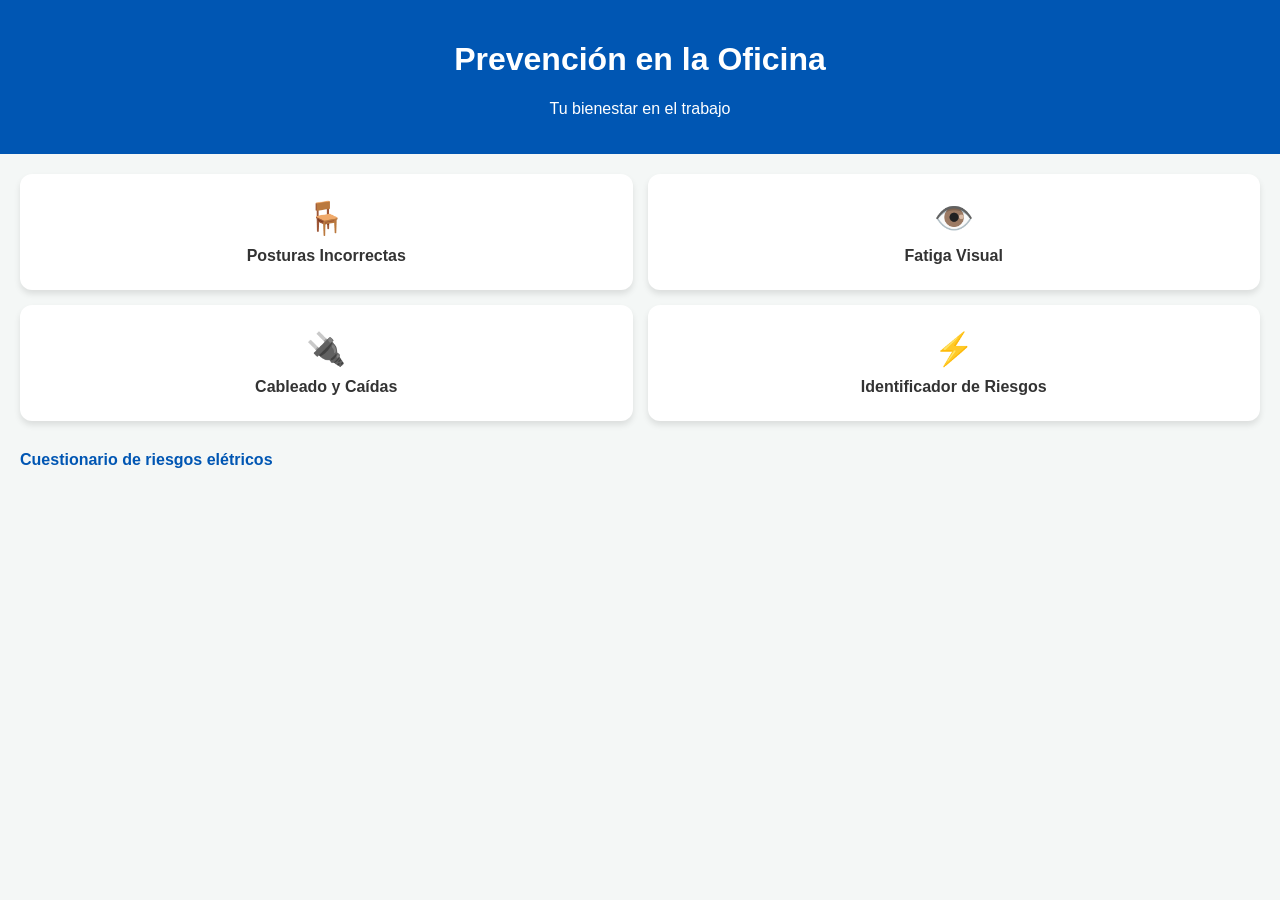
<file: index.html>
<!DOCTYPE html>
<html lang="es">

<head>
  <meta charset="UTF-8">
  <meta name="viewport" content="width=device-width, initial-scale=1.0">
  <title>PRL Oficina - Home</title>
  <link rel="stylesheet" href="style.css">
</head>

<body>
  <header>
    <h1>Prevención en la Oficina</h1>
    <p>Tu bienestar en el trabajo</p>
  </header>

  <main class="container">
    <nav class="menu-grid">
      <a href="posturas.html" class="btn-menu">
        <span class="icon">🪑</span>
        Posturas Incorrectas
      </a>
      <a href="pantallas.html" class="btn-menu">
        <span class="icon">👁️</span>
        Fatiga Visual
      </a>
      <a href="caidas.html" class="btn-menu">
        <span class="icon">🔌</span>
        Cableado y Caídas
      </a>
      <a href="riesgos.html" class="btn-menu">
        <span class="icon">⚡</span>
        Identificador de Riesgos
      </a>
    </nav>
    <a href="quiz.html" class="back-btn" >Cuestionario de riesgos elétricos</a>
    <!--<section class="iframe-container">
       Inserta tu iframe manualmente aquí debajo 
      
      <div class="placeholder-iframe">Espacio  reservado para el Genially</div>
    </section> -->
  </main>
</body>

</html>
</file>
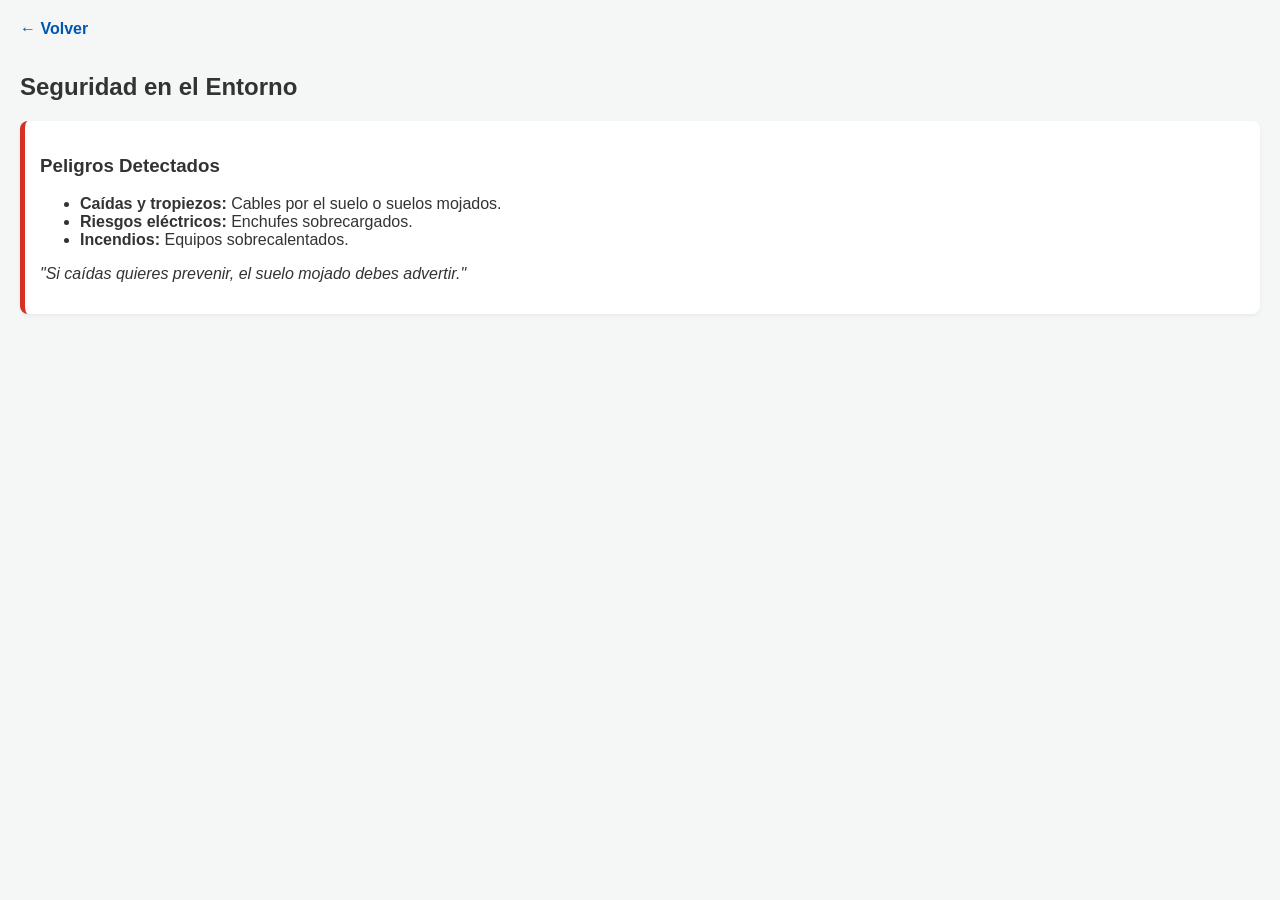
<file: caidas.html>
<!DOCTYPE html>
<html lang="es">

<head>
  <meta charset="UTF-8">
  <meta name="viewport" content="width=device-width, initial-scale=1.0">
  <title>Cableado y Caídas</title>
  <link rel="stylesheet" href="style.css">
</head>

<body>
  <div class="content-page">
    <a href="index.html" class="back-btn">← Volver</a>
    <h2>Seguridad en el Entorno</h2>
    <div class="card danger">
      <h3>Peligros Detectados</h3>
      <ul>
        <li><strong>Caídas y tropiezos:</strong> Cables por el suelo o suelos mojados.</li>
        <li><strong>Riesgos eléctricos:</strong> Enchufes sobrecargados.</li>
        <li><strong>Incendios:</strong> Equipos sobrecalentados.</li>
      </ul>
      <p><em>"Si caídas quieres prevenir, el suelo mojado debes advertir."</em></p>
    </div>
  </div>
</body>

</html>
</file>
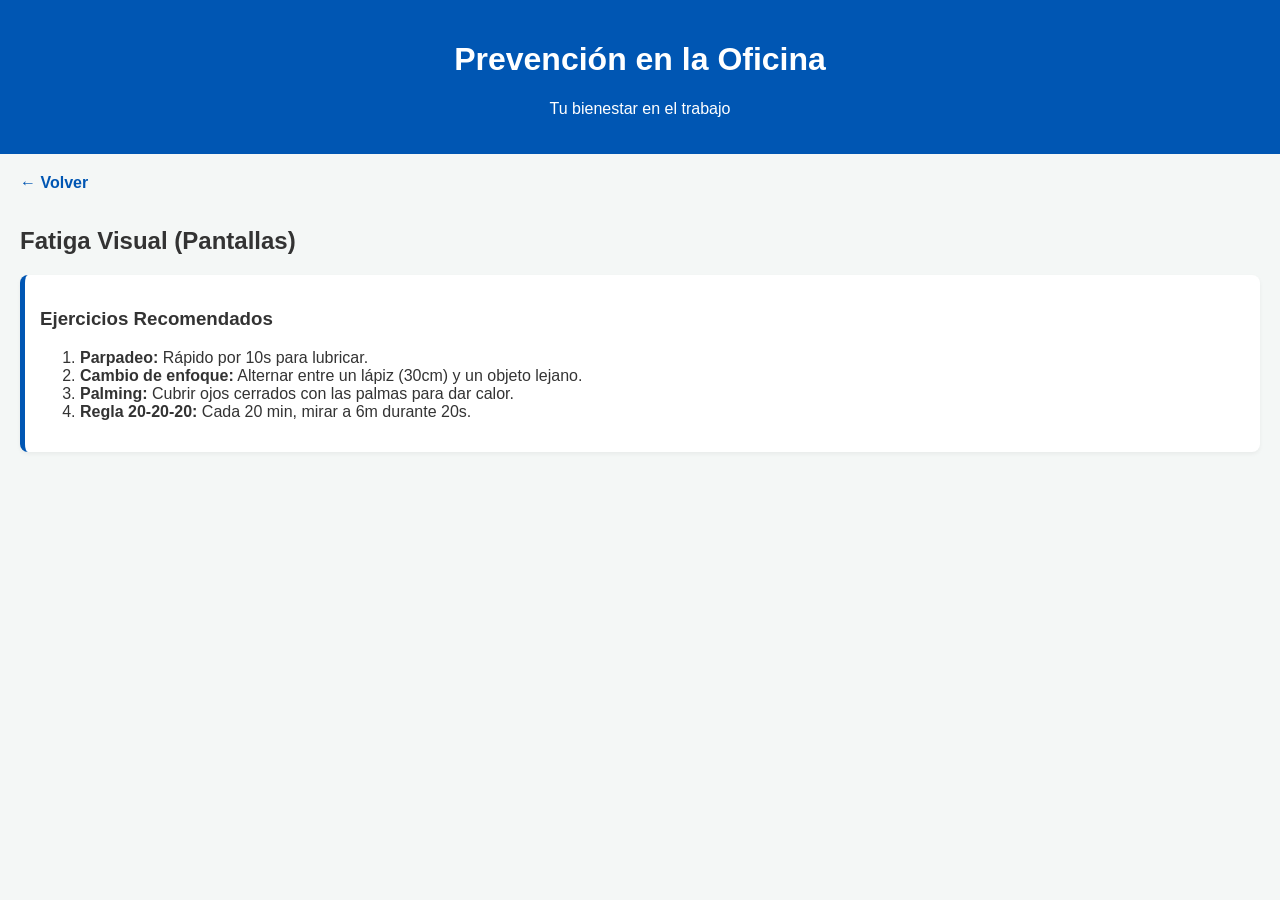
<file: pantallas.html>
<!DOCTYPE html>
<html lang="es">

<head>
  <meta charset="UTF-8">
  <meta name="viewport" content="width=device-width, initial-scale=1.0">
  <title>Fatiga Visual</title>
  <link rel="stylesheet" href="style.css">
</head>

<body>
    <header>
    <h1>Prevención en la Oficina</h1>
    <p>Tu bienestar en el trabajo</p>
  </header>
  <div class="content-page">
    <a href="index.html" class="back-btn">← Volver</a>
    <h2>Fatiga Visual (Pantallas)</h2>
    <div class="card info">
      <h3>Ejercicios Recomendados</h3>
      <ol>
        <li><strong>Parpadeo:</strong> Rápido por 10s para lubricar.</li>
        <li><strong>Cambio de enfoque:</strong> Alternar entre un lápiz (30cm) y un objeto lejano.</li>
        <li><strong>Palming:</strong> Cubrir ojos cerrados con las palmas para dar calor.</li>
        <li><strong>Regla 20-20-20:</strong> Cada 20 min, mirar a 6m durante 20s.</li>
      </ol>
    </div>
  </div>
</body>

</html>
</file>
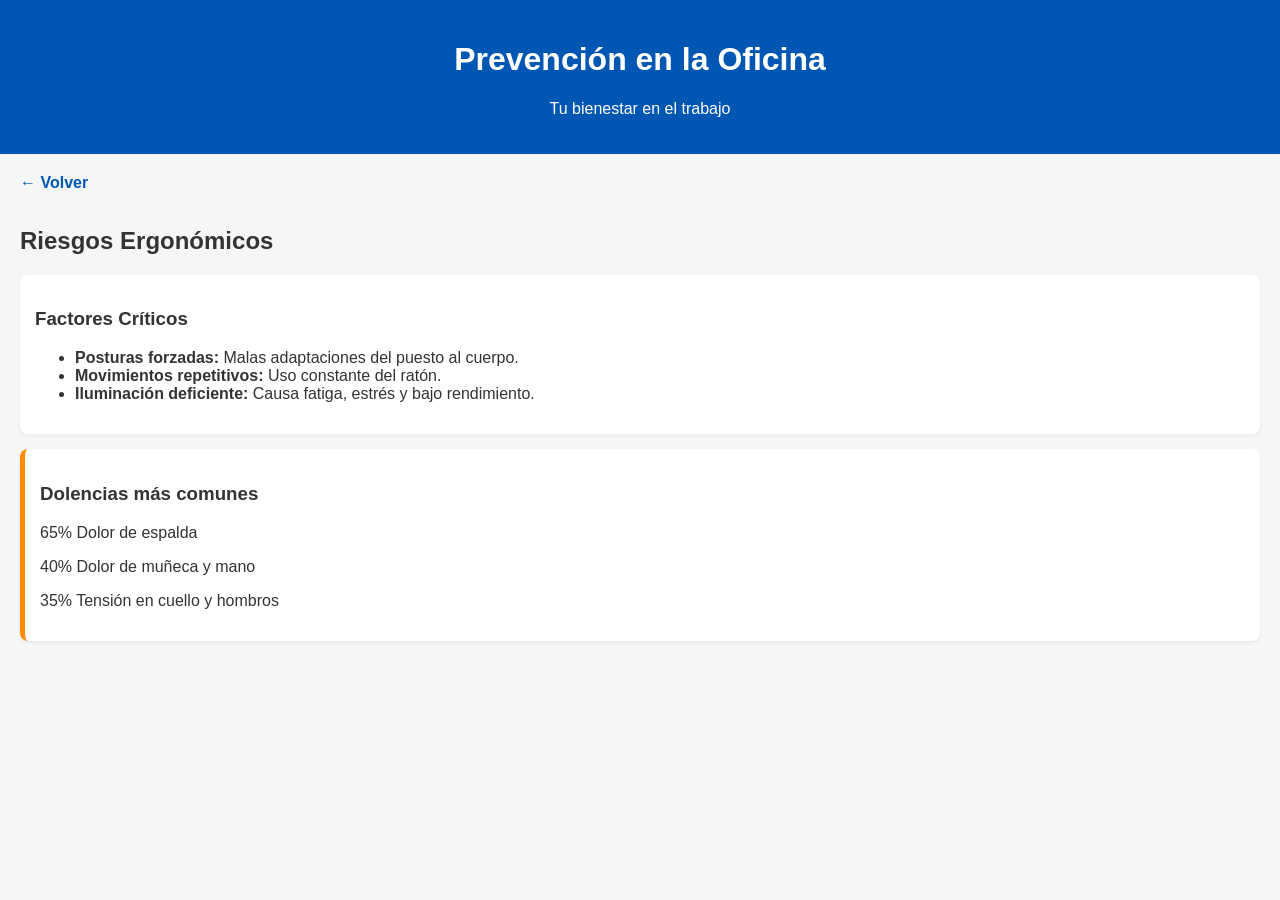
<file: posturas.html>
<!DOCTYPE html>
<html lang="es">

<head>
  <meta charset="UTF-8">
  <meta name="viewport" content="width=device-width, initial-scale=1.0">
  <title>Posturas Incorrectas</title>
  <link rel="stylesheet" href="style.css">
</head>

<body>
    <header>
      <h1>Prevención en la Oficina</h1>
      <p>Tu bienestar en el trabajo</p>
    </header>
  <div class="content-page">
    <a href="index.html" class="back-btn">← Volver</a>
    <h2>Riesgos Ergonómicos</h2>
    <div class="card">
      <h3>Factores Críticos</h3>
      <ul>
        <li><strong>Posturas forzadas:</strong> Malas adaptaciones del puesto al cuerpo.</li>
        <li><strong>Movimientos repetitivos:</strong> Uso constante del ratón.</li>
        <li><strong>Iluminación deficiente:</strong> Causa fatiga, estrés y bajo rendimiento.</li>
      </ul>
    </div>
    <div class="card warning">
      <h3>Dolencias más comunes</h3>
      <p>65% Dolor de espalda</p>
      <p>40% Dolor de muñeca y mano</p>
      <p>35% Tensión en cuello y hombros</p>
    </div>
  </div>
</body>

</html>
</file>
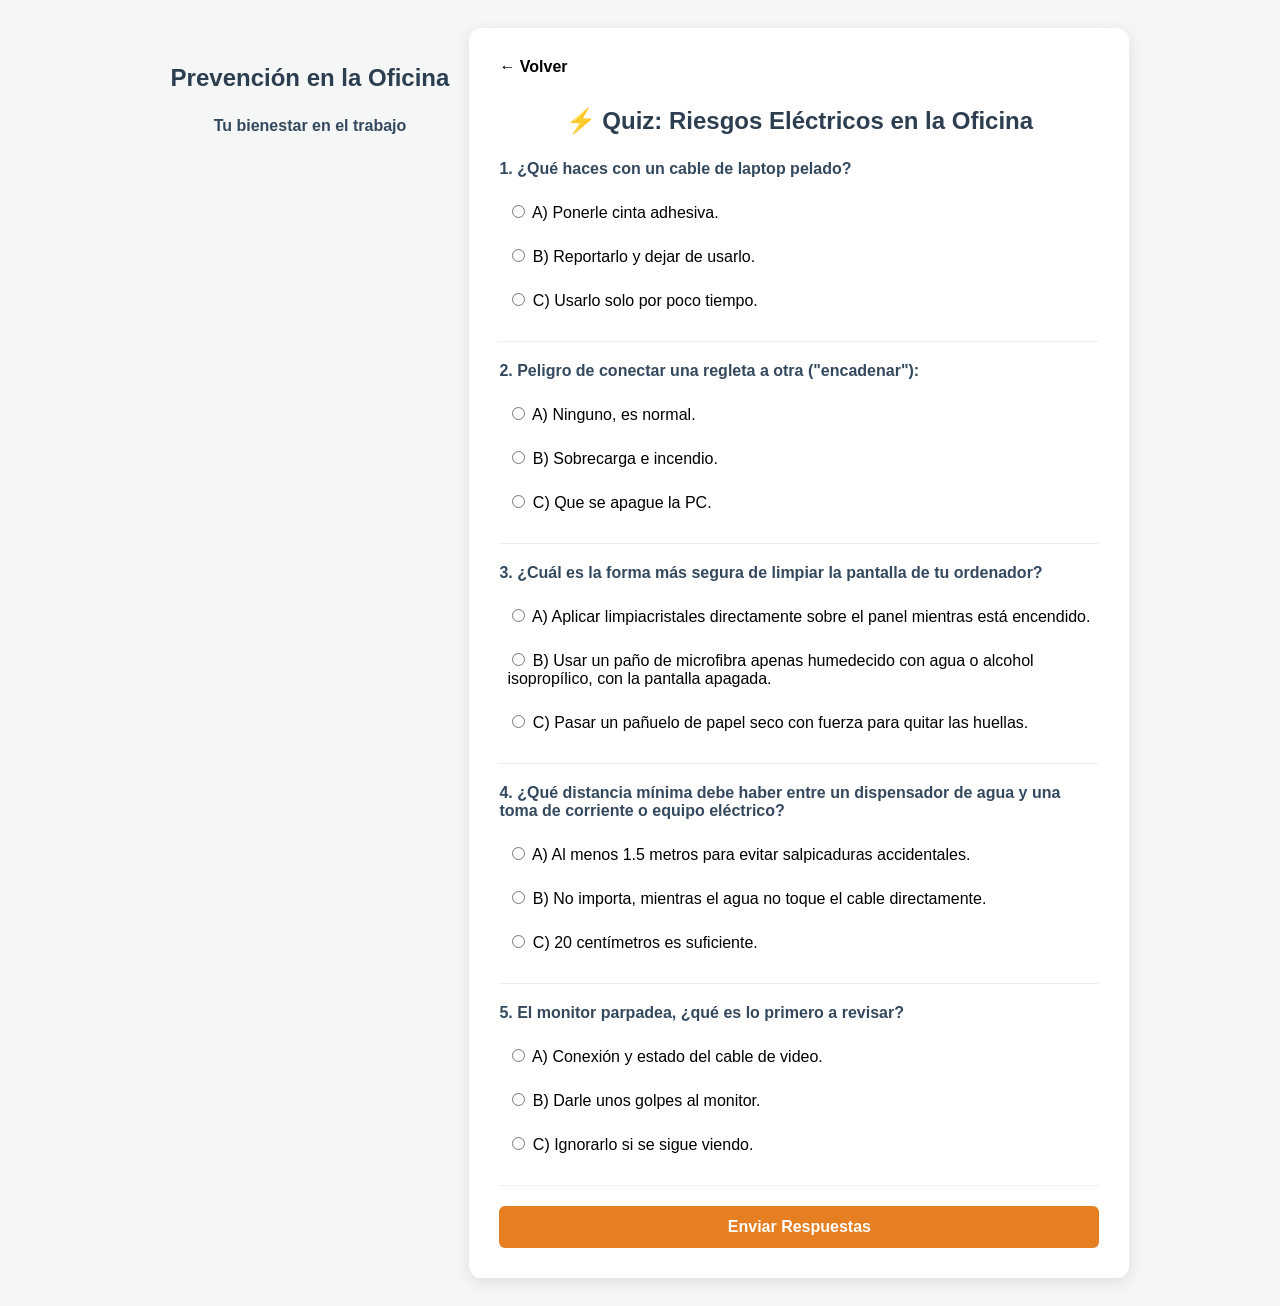
<file: quiz.html>
<!DOCTYPE html>
<html lang="es">

<head>
  <meta charset="UTF-8">
  <meta name="viewport" content="width=device-width, initial-scale=1.0">
  <link rel="stylesheet" href="styleQuiz.css">
  <title>Quiz: Seguridad Eléctrica</title>
 </head>

<body>
  <header>
    <h1>Prevención en la Oficina</h1>
    <p>Tu bienestar en el trabajo</p>
  </header>

  <main class="container">
    <div class="quiz-container">
      <a href="index.html" class="back-btn">← Volver</a>
      <h1>⚡ Quiz: Riesgos Eléctricos en la Oficina</h1>
      <form id="quizForm">
        <!-- Pregunta 1 -->
        <div class="question">
          <p>1. ¿Qué haces con un cable de laptop pelado?</p>
          <label><input type="radio" name="q1" value="0"> A) Ponerle cinta adhesiva.</label>
          <label><input type="radio" name="q1" value="1"> B) Reportarlo y dejar de usarlo.</label>
          <label><input type="radio" name="q1" value="0"> C) Usarlo solo por poco tiempo.</label>
        </div>

        <!-- Pregunta 2 -->
        <div class="question">
          <p>2. Peligro de conectar una regleta a otra ("encadenar"):</p>
          <label><input type="radio" name="q2" value="0"> A) Ninguno, es normal.</label>
          <label><input type="radio" name="q2" value="1"> B) Sobrecarga e incendio.</label>
          <label><input type="radio" name="q2" value="0"> C) Que se apague la PC.</label>
        </div>

        <!-- Pregunta 3 -->
        <div class="question">
          <p>3. ¿Cuál es la forma más segura de limpiar la pantalla de tu ordenador?</p>
          <label><input type="radio" name="q3" value="0"> A) Aplicar limpiacristales directamente sobre el panel
            mientras
            está encendido.</label>
          <label><input type="radio" name="q3" value="1"> B) Usar un paño de microfibra apenas humedecido con agua o
            alcohol isopropílico, con la pantalla apagada.</label>
          <label><input type="radio" name="q3" value="0"> C) Pasar un pañuelo de papel seco con fuerza para quitar las
            huellas.</label>
        </div>

        <!-- Pregunta 4 -->
        <div class="question">
          <p>4. ¿Qué distancia mínima debe haber entre un dispensador de agua y una toma de corriente o equipo
            eléctrico?
          </p>
          <label><input type="radio" name="q4" value="1"> A) Al menos 1.5 metros para evitar salpicaduras
            accidentales.</label>
          <label><input type="radio" name="q4" value="0"> B) No importa, mientras el agua no toque el cable
            directamente.</label>
          <label><input type="radio" name="q4" value="0"> C) 20 centímetros es suficiente.</label>
        </div>

        <!-- Pregunta 5 -->
        <div class="question">
          <p>5. El monitor parpadea, ¿qué es lo primero a revisar?</p>
          <label><input type="radio" name="q5" value="1"> A) Conexión y estado del cable de video.</label>
          <label><input type="radio" name="q5" value="0"> B) Darle unos golpes al monitor.</label>
          <label><input type="radio" name="q5" value="0"> C) Ignorarlo si se sigue viendo.</label>
        </div>

        <button type="button" onclick="checkResults()">Enviar Respuestas</button>
      </form>
      <div id="result"></div>
    </div>

    <script>
      function checkResults() {
        let score = 0;
        const form = document.getElementById('quizForm');
        const formData = new FormData(form);

        for (let value of formData.values()) {
          score += parseInt(value);
        }

        const resultDiv = document.getElementById('result');
        resultDiv.innerHTML = `<h3>Tu puntuación: ${score} de 5</h3>`;
        resultDiv.style.display = 'block';
        if (score === 5) {
          resultDiv.style.backgroundColor = '#d4edda';
          resultDiv.innerHTML += "<p>¡Excelente! Eres un experto en seguridad.</p>";
        } else {
          resultDiv.style.backgroundColor = '#f8d7da';
          resultDiv.innerHTML += "<p>Repasa las normas de seguridad eléctrica.</p>";
        }
      }
    </script>
  </main>
</body>

</html>
</file>
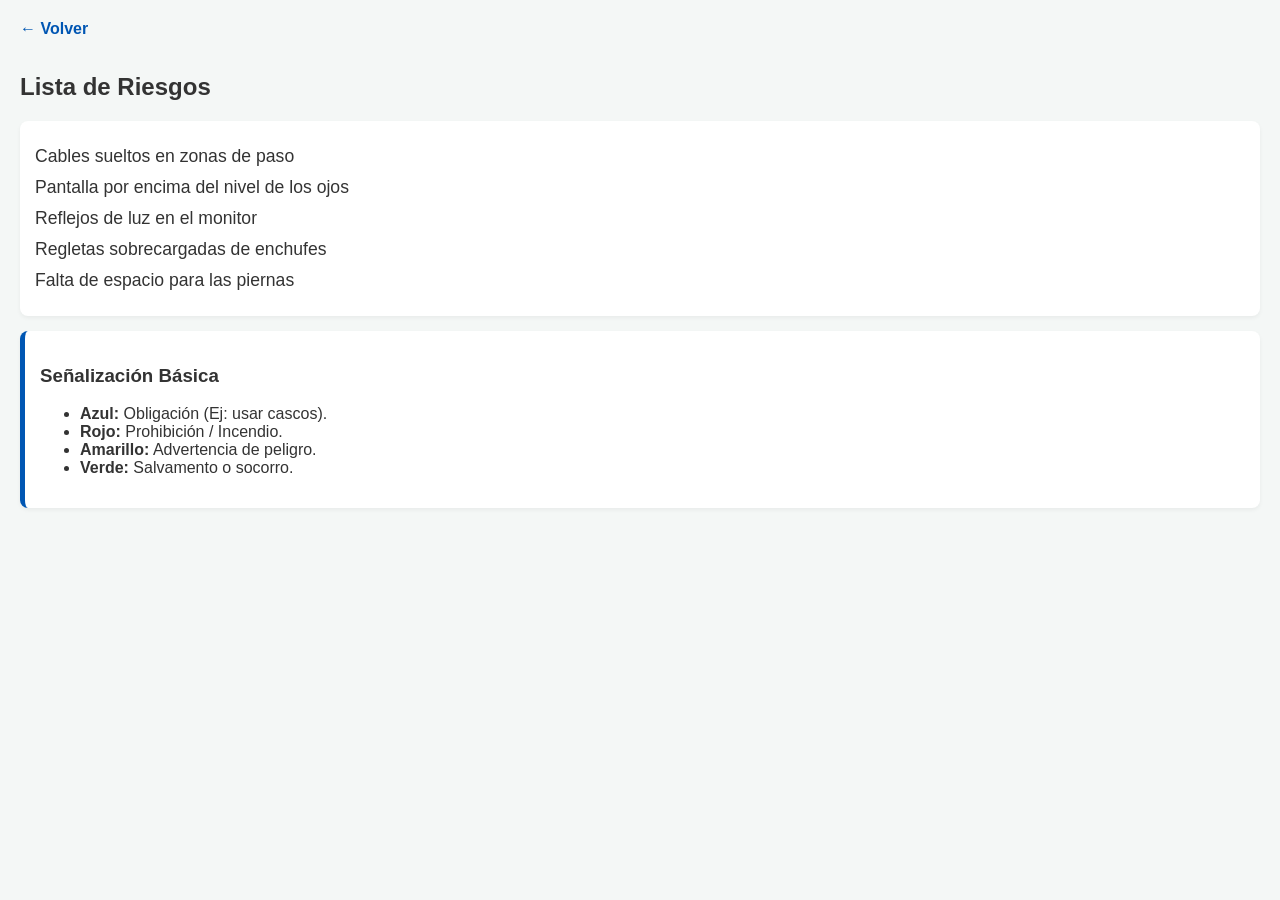
<file: riesgos.html>
<!DOCTYPE html>
<html lang="es">

<head>
  <meta charset="UTF-8">
  <meta name="viewport" content="width=device-width, initial-scale=1.0">
  <title>Identificador de Riesgos</title>
  <link rel="stylesheet" href="style.css">
</head>

<body>
  <div class="content-page">
    <a href="index.html" class="back-btn">← Volver</a>
    <h2>Lista de Riesgos</h2>
    <div class="card">
<!--       <p>Marca los elementos que observas en tu puesto:</p> -->
      <div class="checklist">
        <label><!-- <input type="checkbox"> --> Cables sueltos en zonas de paso</label>
        <label><!-- <input type="checkbox"> --> Pantalla por encima del nivel de los ojos</label>
        <label><!-- <input type="checkbox">  -->Reflejos de luz en el monitor</label>
        <label><!--< input type="checkbox"> -->Regletas  sobrecargadas de enchufes</label>
        <label><!-- <input type="checkbox"> --> Falta de espacio para las piernas</label>
      </div>
    </div>
    <div class="card info">
      <h3>Señalización Básica</h3>
      <ul>
        <li><strong>Azul:</strong> Obligación (Ej: usar cascos).</li>
        <li><strong>Rojo:</strong> Prohibición / Incendio.</li>
        <li><strong>Amarillo:</strong> Advertencia de peligro.</li>
        <li><strong>Verde:</strong> Salvamento o socorro.</li>
      </ul>
    </div>
  </div>
</body>

</html>
</file>
<file: style.css>
:root {
  --primary: #0056b3;
  --warning: #ff8c00;
  --danger: #d93025;
  --success: #28a745;
  --bg: #f4f7f6;
  --text: #333;
}

body {
  font-family: -apple-system, BlinkMacSystemFont, "Segoe UI", Roboto, Helvetica, Arial, sans-serif;
  background-color: var(--bg);
  color: var(--text);
  margin: 0;
  padding: 0;
}

header {
  background: var(--primary);
  color: white;
  padding: 20px;
  text-align: center;
}

.container {
  padding: 20px;
}

.menu-grid {
  display: grid;
  grid-template-columns: 1fr 1fr;
  gap: 15px;
  margin-bottom: 30px;
}

.btn-menu {
  background: white;
  padding: 25px 10px;
  border-radius: 12px;
  text-decoration: none;
  color: var(--text);
  text-align: center;
  font-weight: bold;
  box-shadow: 0 4px 6px rgba(0, 0, 0, 0.1);
  display: flex;
  flex-direction: column;
  align-items: center;
}

.btn-menu .icon {
  font-size: 2rem;
  margin-bottom: 10px;
}

.iframe-container {
  border: 2px dashed #ccc;
  border-radius: 8px;
  min-height: 200px;
  display: flex;
  align-items: center;
  justify-content: center;
  color: #888;
}

.content-page {
  padding: 20px;
}

.card {
  background: white;
  padding: 15px;
  border-radius: 8px;
  margin-bottom: 15px;
  box-shadow: 0 2px 4px rgba(0, 0, 0, 0.05);
}

.warning {
  border-left: 5px solid var(--warning);
}

.danger {
  border-left: 5px solid var(--danger);
}

.info {
  border-left: 5px solid var(--primary);
}

.back-btn {
  display: inline-block;
  margin-bottom: 15px;
  color: var(--primary);
  text-decoration: none;
  font-weight: bold;
}

.checklist label {
  display: block;
  margin: 10px 0;
  font-size: 1.1rem;
}
</file>
<file: styleQuiz.css>
body {
  font-family: 'Segoe UI', Tahoma, Geneva, Verdana, sans-serif;
  background-color: #f4f7f6;
  display: flex;
  justify-content: center;
  padding: 20px;
}

header {
  background: var(--primary);
  color: white;
  padding: 20px;
  text-align: center;
}

.quiz-container {
  background: white;
  padding: 30px;
  border-radius: 12px;
  box-shadow: 0 4px 15px rgba(0, 0, 0, 0.1);
  max-width: 600px;
  width: 100%;
}

h1 {
  color: #2c3e50;
  text-align: center;
  font-size: 1.5rem;
  margin-bottom: 25px;
}

.question {
  margin-bottom: 20px;
  border-bottom: 1px solid #eee;
  padding-bottom: 15px;
}

p {
  font-weight: bold;
  color: #34495e;
}

label {
  display: block;
  margin: 8px 0;
  cursor: pointer;
  padding: 8px;
  border-radius: 5px;
  transition: background 0.2s;
}

label:hover {
  background-color: #f0f0f0;
}

button {
  background-color: #e67e22;
  color: white;
  border: none;
  padding: 12px 20px;
  border-radius: 6px;
  cursor: pointer;
  width: 100%;
  font-size: 1rem;
  font-weight: bold;
}

.back-btn {
  display: inline-block;
  margin-bottom: 15px;
  color: var(--primary);
  text-decoration: none;
  font-weight: bold;
}

button:hover {
  background-color: #d35400;
}

#result {
  margin-top: 20px;
  padding: 15px;
  border-radius: 6px;
  text-align: center;
  display: none;
}

.btn-menu {
  background: white;
  padding: 25px 10px;
  border-radius: 12px;
  text-decoration: none;
  color: var(--text);
  text-align: center;
  font-weight: bold;
  box-shadow: 0 4px 6px rgba(0, 0, 0, 0.1);
  display: flex;
  flex-direction: column;
  align-items: center;
}
</file>
